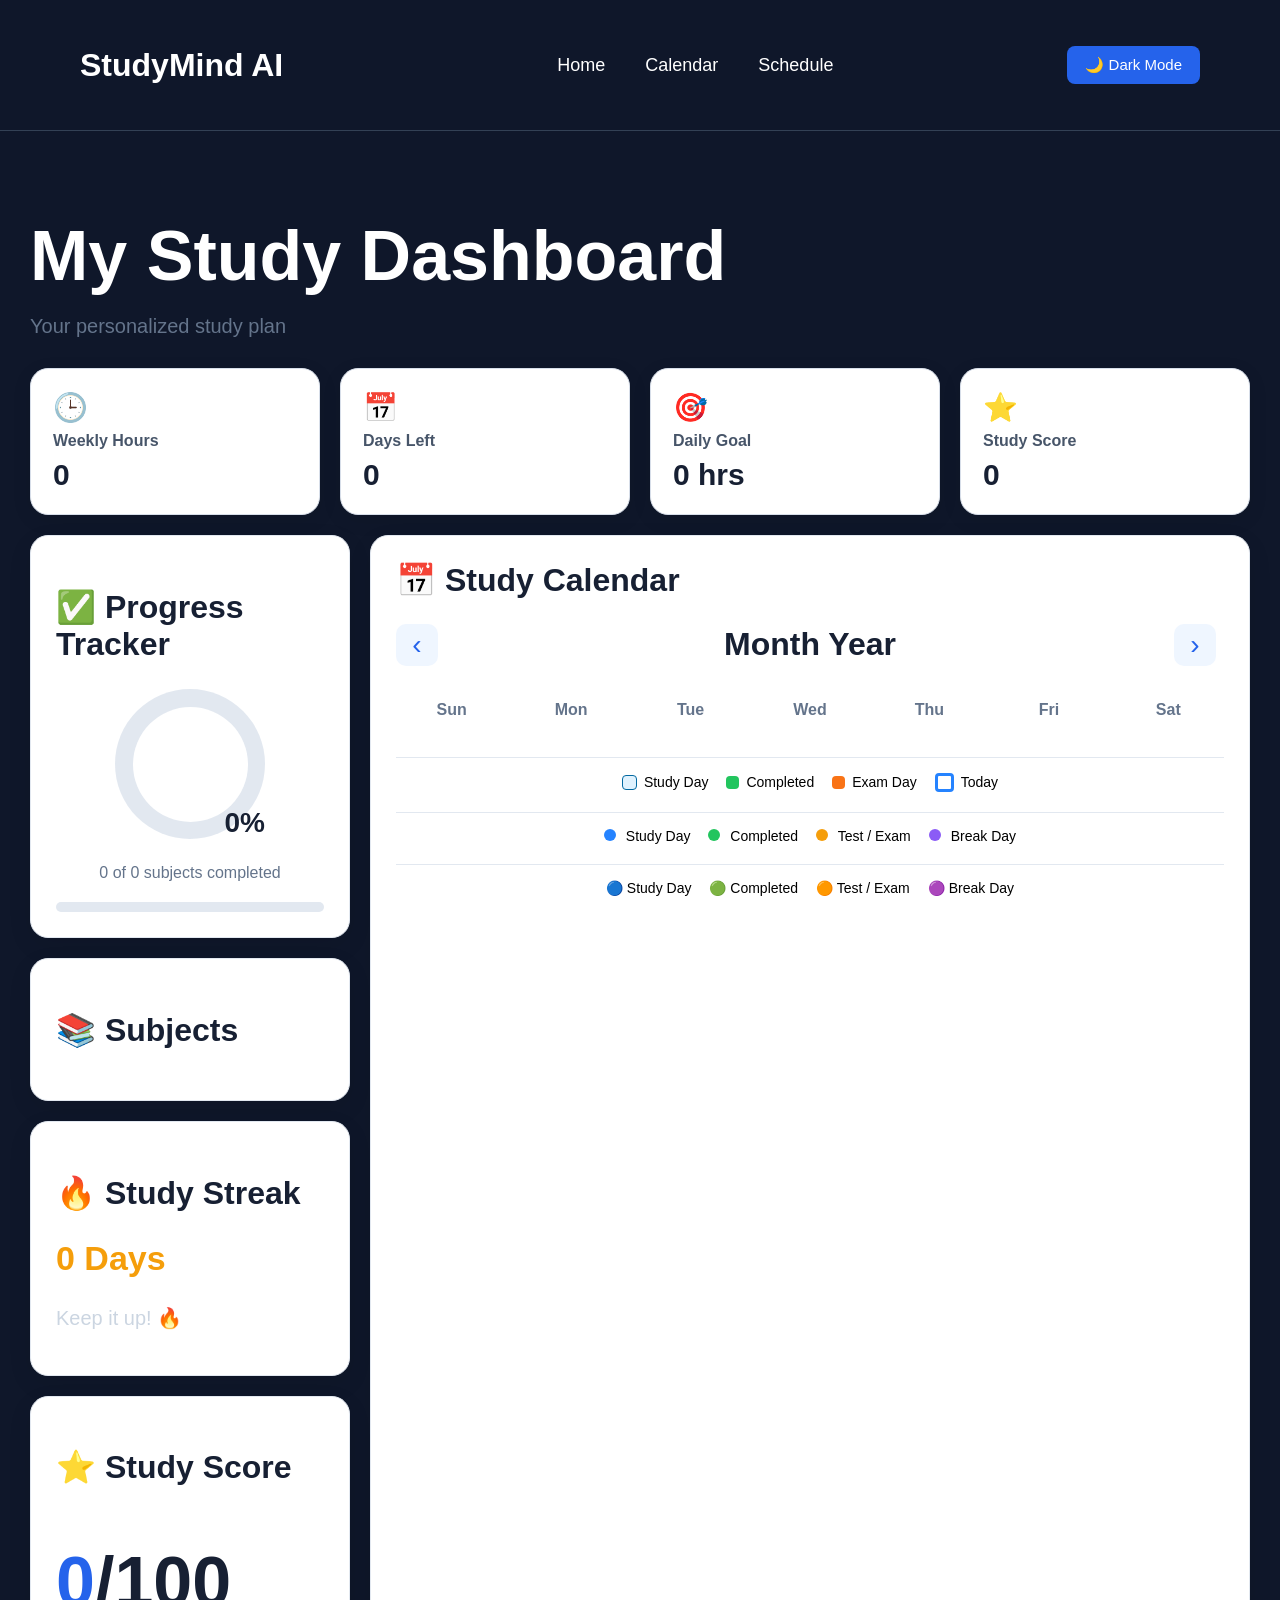
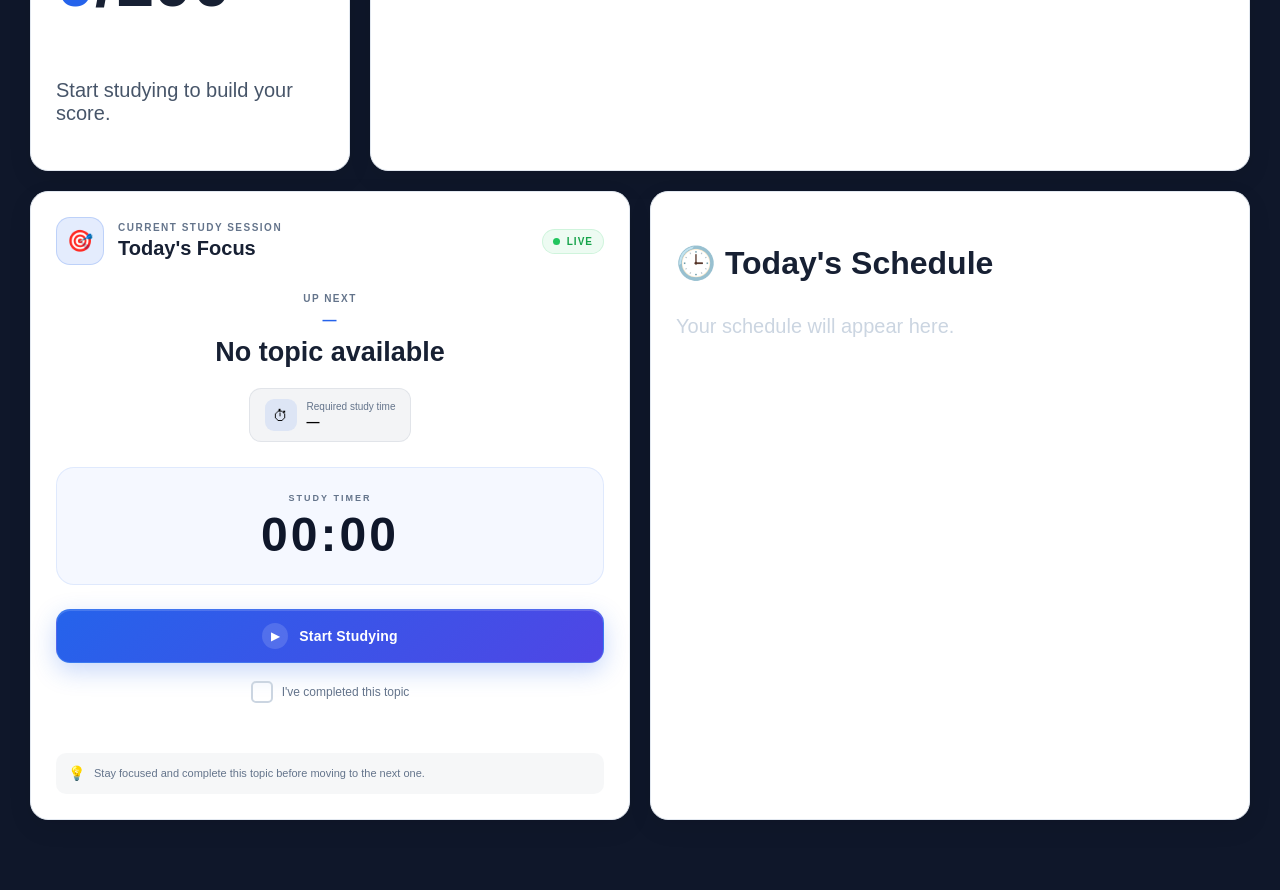
<file: dashboard.html>
<!DOCTYPE html>
<html lang="en">

<head>
    <meta charset="UTF-8">

    <meta name="viewport" content="width=device-width, initial-scale=1.0">

    <title>StudyMind AI - Study Dashboard</title>

    <link rel="stylesheet" href="style.css">
</head>

<body>

    <nav class="navbar">

        <h2 class="logo">StudyMind AI</h2>

        <ul class="nav-links">
            <li><a href="index.html">Home</a></li>
            <li><a href="#calendar">Calendar</a></li>
            <li><a href="#schedule">Schedule</a></li>
        </ul>

        <button id="themeButton">
        🌙 Dark Mode
    </button>

    </nav>


    <main class="dashboard-page">

        <h1>My Study Dashboard</h1>

        <p class="dashboard-subtitle">
            Your personalized study plan
        </p>


        <!-- TOP STATISTICS -->

        <section class="top-stats">

            <div class="stat-card">

                <div class="icon">🕒</div>

                <h4>Weekly Hours</h4>

                <h2 id="weeklyHours">0</h2>

            </div>


            <div class="stat-card">

                <div class="icon">📅</div>

                <h4>Days Left</h4>

                <h2 id="daysLeft">0</h2>

            </div>


            <div class="stat-card">

                <div class="icon">🎯</div>

                <h4>Daily Goal</h4>

                <h2 id="dailyGoal">0 hrs</h2>

            </div>


            <div class="stat-card">

                <div class="icon">⭐</div>

                <h4>Study Score</h4>

                <h2 id="studyScore">0</h2>

            </div>

        </section>



        <!-- MAIN DASHBOARD -->

        <section class="main-dashboard">


            <!-- LEFT COLUMN -->

            <div class="left-panel">


                <!-- PROGRESS -->

                <div class="panel-card">

                    <h2>✅ Progress Tracker</h2>

                    <div class="progress-circle">

                        <span id="progressPercent">
                        0%
                    </span>

                    </div>

                    <p id="progressCount">
                        0 of 0 subjects completed
                    </p>

                    <div class="progress-bar-container">

                        <div id="progressBar"></div>

                    </div>

                </div>

                <!-- SUBJECTS -->

                <div class="panel-card">

                    <h2>📚 Subjects</h2>

                    <div id="subjectList" class="subject-list">

                        <!-- Subjects will be added by JavaScript -->

                    </div>

                </div>


                <!-- STREAK -->

                <div class="panel-card">

                    <h2>🔥 Study Streak</h2>

                    <h1 id="streak">
                        0 Days
                    </h1>

                    <p>
                        Keep it up! 🔥
                    </p>

                </div>



                <!-- LIVE STUDY SCORE -->

                <div class="panel-card study-score-card">

                    <h2>⭐ Study Score</h2>

                    <h1 class="score-number">
                        <span id="scoreDisplay">0</span>/100
                    </h1>

                    <p id="scoreMessage">
                        Start studying to build your score.
                    </p>

                    <div class="score-progress">
                        <div id="scoreProgressBar"></div>
                    </div>

                </div>

            </div>



            <!-- CALENDAR -->

            <div class="calendar-panel" id="calendar">

                <h2>📅 Study Calendar</h2>

                <div class="calendar-header">

                    <button id="previousMonth">
                    ‹
                </button>

                    <h2 id="calendarMonth">
                        Month Year
                    </h2>

                    <button id="nextMonth">
                    ›
                </button>

                </div>


                <div class="calendar-weekdays">

                    <div>Sun</div>
                    <div>Mon</div>
                    <div>Tue</div>
                    <div>Wed</div>
                    <div>Thu</div>
                    <div>Fri</div>
                    <div>Sat</div>

                </div>


                <div class="calendar-days" id="calendarDays">
                </div>
                <div class="calendar-legend">

                    <div class="legend-item">
                        <span class="legend-color study-color"></span>
                        <span>Study Day</span>
                    </div>

                    <div class="legend-item">
                        <span class="legend-color completed-color"></span>
                        <span>Completed</span>
                    </div>

                    <div class="legend-item">
                        <span class="legend-color exam-color"></span>
                        <span>Exam Day</span>
                    </div>

                    <div class="legend-item">
                        <span class="legend-color today-color"></span>
                        <span>Today</span>
                    </div>

                </div>

                <div class="calendar-legend">

                    <div>
                        <span class="legend-dot study-dot"></span> Study Day
                    </div>

                    <div>
                        <span class="legend-dot completed-dot"></span> Completed
                    </div>

                    <div>
                        <span class="legend-dot exam-dot"></span> Test / Exam
                    </div>

                    <div>
                        <span class="legend-dot break-dot"></span> Break Day
                    </div>

                </div>


                <div class="calendar-legend">

                    <span>
                    🔵 Study Day
                </span>

                    <span>
                    🟢 Completed
                </span>

                    <span>
                    🟠 Test / Exam
                </span>

                    <span>
                    🟣 Break Day
                </span>

                </div>

            </div>

        </section>



        <!-- BOTTOM SECTION -->

        <section class="bottom-dashboard">


            <!-- TODAY'S STUDY -->

            <div class="panel-card today-study-card">

                <div class="study-card-header">

                    <div class="study-card-title">

                        <div class="study-icon">
                            🎯
                        </div>

                        <div>
                            <p class="study-eyebrow">
                                CURRENT STUDY SESSION
                            </p>

                            <h2>Today's Focus</h2>
                        </div>

                    </div>

                    <div class="live-indicator">
                        <span></span> LIVE
                    </div>

                </div>


                <div id="currentStudy" class="current-study">

                    <p class="study-label">
                        UP NEXT
                    </p>

                    <h2 id="currentSubject">
                        —
                    </h2>

                    <h3 id="currentTopic">
                        No topic available
                    </h3>


                    <div class="topic-time">

                        <div class="time-icon">
                            ⏱
                        </div>

                        <div>
                            <span class="time-label">
                    Required study time
                </span>

                            <strong id="topicTime">
                    —
                </strong>
                        </div>

                    </div>


                    <!-- TIMER -->

                    <div class="timer-container">

                        <p class="timer-label">
                            STUDY TIMER
                        </p>

                        <div id="studyTimer" class="study-timer">
                            00:00
                        </div>

                    </div>


                    <!-- START / PAUSE BUTTON -->

                    <button id="startStudyButton" class="start-study-button">
            <span class="button-icon">▶</span>
            <span>Start Studying</span>
        </button>


                    <!-- COMPLETE TOPIC -->

                    <label class="complete-topic">

            <input
                type="checkbox"
                id="completeTopicCheckbox"
            >

            <span class="custom-checkbox"></span>

            <span class="complete-text">
                I've completed this topic
            </span>

        </label>


                    <!-- COMPLETION MESSAGE -->

                    <p id="completionMessage" class="completion-message"></p>


                    <div class="study-tip">

                        <span>💡</span>

                        <p>
                            Stay focused and complete this topic before moving to the next one.
                        </p>

                    </div>

                </div>

            </div>


            <!-- TODAY'S SCHEDULE -->

            <div class="panel-card" id="schedule">

                <h2>🕒 Today's Schedule</h2>

                <div id="todaySchedule">

                    <p>
                        Your schedule will appear here.
                    </p>

                </div>

            </div>

        </section>

    </main>


    <script src="dashboard.js"></script>

</body>

</html>
</file>
<file: style.css>
body {
    background-color: #0f172a;
}

h1 {
    color: white;
    font-size: 70px;
    line-height: 1.1;
}

p {
    color: #cbd5e1;
    font-size: 20px;
}

.start-button {
    background-color: #22c55e;
    color: white;
    border: none;
    border-radius: 20px;
    padding: 15px 30px;
    font-size: 18px;
}

.start-button:hover {
    background-color: #1d4ed8;
    cursor: pointer;
}

body {
    background-color: #0f172a;
    margin: 0;
    font-family: Arial, sans-serif;
}

.hero {
    display: flex;
    justify-content: space-between;
    align-items: center;
    padding: 80px;
    background-color: #0f172a;
}

.features {
    padding: 60px;
}

.how-it-works {
    padding: 60px;
}

h2 {
    color: white;
    font-size: 32px;
}

h3 {
    color: white;
    font-size: 28px;
}

li {
    color: #cbd5e1;
    font-size: 18px;
}

.hero-text {
    max-width: 500px;
}

.feature-box {
    background-color: #1e293b;
    color: white;
    padding: 25px;
    margin-top: 20px;
    border-radius: 15px;
    flex: 1;
    min-width: 250px;
    transition: all 0.3s ease;
}

.feature-box:hover {
    background-color: #334155;
    transform: translateY(-8px);
    cursor: pointer;
}

.feature-box h3 {
    color: #22c55e;
}

.feature-box p {
    color: #cbd5e1;
}

.hero-image {
    max-width: 500px;
    display: flex;
    flex-direction: column;
    gap: 20px;
    color: white;
    font-size: 24px;
}

.feature-container {
    display: flex;
    gap: 20px;
    justify-content: center;
    flex-wrap: wrap;
}

.hero-image img {
    width: 450px;
    max-width: 100%;
}

.navbar {
    display: flex;
    justify-content: space-between;
    align-items: center;
    padding: 20px 80px;
    border-bottom: 1px solid #334155;
}

.nav-links {
    display: flex;
    list-style: none;
    gap: 40px;
}

.nav-links a {
    color: white;
    text-decoration: none;
    font-size: 18px;
    transition: color 0.3s ease;
}

.nav-links a:hover {
    color: #22c55e;
}

.logo {
    color: white;
    font-size: 32px;
    font-weight: bold;
}

.cta {
    text-align: center;
    padding: 80px 20px;
}

.cta-button {
    background-color: #22c55e;
    color: white;
    border: none;
    padding: 15px 35px;
    border-radius: 20px;
    font-size: 18px;
    cursor: pointer;
    transition: all 0.3s ease;
}

.cta-button:hover {
    background-color: #16a34a;
    transform: scale(1.05);
}

.hero {
    animation: fadeIn 1s ease;
}

@keyframes fadeIn {
    from {
        opacity: 0;
        transform: translateY(30px);
    }
    to {
        opacity: 1;
        transform: translateY(0);
    }
}

.student-form {
    max-width: 700px;
    margin: 80px auto;
    background-color: #1e293b;
    padding: 40px;
    border-radius: 20px;
}

.student-form label {
    color: white;
    font-size: 20px;
}

.student-form select,
.student-form input {
    width: 100%;
    padding: 15px;
    border-radius: 10px;
    border: none;
    font-size: 18px;
    margin-bottom: 20px;
}

#generateButton {
    background-color: #22c55e;
    color: white;
    border: none;
    padding: 15px 30px;
    border-radius: 20px;
    font-size: 18px;
    cursor: pointer;
    transition: all 0.3s ease;
}

#generateButton:hover {
    background-color: #16a34a;
    transform: scale(1.05);
}

#studyPlan {
    margin-top: 30px;
    background-color: #334155;
    color: white;
    padding: 20px;
    border-radius: 15px;
    font-size: 18px;
    line-height: 1.8;
}

.timetable {
    width: 100%;
    border-collapse: collapse;
    margin-top: 20px;
}

.timetable th,
.timetable td {
    border: 1px solid #ccc;
    padding: 10px;
    text-align: center;
}

.timetable th {
    background: #2563eb;
    color: white;
}

.timetable tr:nth-child(even) {
    background-color: #475569;
}

.timetable tr:nth-child(odd) {
    background-color: #334155;
}

#clearButton {
    background-color: #dc2626;
    color: white;
    border: none;
    padding: 15px 30px;
    border-radius: 20px;
    font-size: 18px;
    cursor: pointer;
    margin-left: 15px;
    transition: all 0.3s ease;
}

#clearButton:hover {
    background-color: #b91c1c;
    transform: scale(1.05);
}

#downloadButton {
    background-color: #2563eb;
    color: white;
    border: none;
    padding: 15px 30px;
    border-radius: 20px;
    font-size: 18px;
    cursor: pointer;
    margin-left: 15px;
    transition: all 0.3s ease;
}

#downloadButton:hover {
    background-color: #1d4ed8;
    transform: scale(1.05);
}

.student-form button {
    margin-right: 10px;
    margin-top: 10px;
}

html {
    scroll-behavior: smooth;
}

.navbar {
    position: sticky;
    top: 0;
    z-index: 1000;
}

footer {
    background: #1f2937;
    color: white;
    text-align: center;
    padding: 50px 20px;
    margin-top: 70px;
}

footer h2 {
    font-size: 2rem;
    margin-bottom: 15px;
}

footer p {
    font-size: 1rem;
    margin: 8px 0;
    color: #d1d5db;
}

footer a {
    color: #60a5fa;
    text-decoration: none;
}

footer a:hover {
    text-decoration: underline;
}

#themeButton {
    background: #2563eb;
    color: white;
    border: none;
    padding: 10px 18px;
    border-radius: 8px;
    cursor: pointer;
    font-size: 15px;
    transition: .3s;
}

#themeButton:hover {
    background: #1d4ed8;
}

/* DARK MODE */

.dark-mode {
    background: #121212;
    color: white;
}

.dark-mode .navbar {
    background: #1f2937;
}

.dark-mode .hero {
    background: #181818;
}

.dark-mode .feature-box {
    background: #1e293b;
    color: white;
}

.dark-mode .student-form {
    background: #1e293b;
    color: white;
}

.dark-mode input,
.dark-mode select {
    background: #374151;
    color: white;
    border: 1px solid #555;
}

.dark-mode table {
    color: white;
}

.dark-mode th {
    background: #2563eb;
}

.dark-mode td {
    border: 1px solid #555;
}

.dark-mode footer {
    background: black;
}

#themeButton {
    background: #2563eb;
    color: white;
    border: none;
    padding: 10px 18px;
    border-radius: 8px;
    cursor: pointer;
    font-size: 15px;
    transition: 0.3s;
}

#themeButton:hover {
    background: #1d4ed8;
}

body.dark-mode {
    background: #0f172a;
    color: white;
}

body.dark-mode .navbar {
    background: #1e293b;
}

body.dark-mode .feature-box {
    background: #1e293b;
    color: white;
}

body.dark-mode .student-form {
    background: #1e293b;
    color: white;
}

body.dark-mode input,
body.dark-mode select {
    background: #334155;
    color: white;
    border: 1px solid #475569;
}

body.dark-mode table {
    background: #1e293b;
    color: white;
}

body.dark-mode th {
    background: #2563eb;
}

body.dark-mode td {
    border: 1px solid #475569;
}

body.dark-mode footer {
    background: #111827;
    color: white;
}

.dashboard {
    display: grid;
    grid-template-columns: repeat(4, 1fr);
    gap: 25px;
    margin: 40px 0;
}

.stat-card {
    background: #ffffff;
    padding: 30px;
    border-radius: 22px;
    box-shadow: 0 10px 30px rgba(0, 0, 0, .12);
    transition: .35s;
}

body.dark-mode .stat-card {
    background: #1f2937;
}

.stat-card:hover {
    transform: translateY(-8px);
}

.stat-card h4 {
    margin-top: 20px;
    font-size: 18px;
    color: #888;
}

body.dark-mode .stat-card h4 {
    color: #bbb;
}

.stat-card h2 {
    font-size: 42px;
    margin-top: 15px;
    color: #2563eb;
}

.icon {
    font-size: 42px;
}

body.dark-mode .card p {
    color: #ddd;
}

#progressTracker {
    margin-top: 20px;
    padding: 20px;
    background: linear-gradient(135deg, #f8fafc, #eef4ff);
    border: 1px solid #dbeafe;
    border-radius: 15px;
    box-shadow: 0 8px 20px rgba(37, 99, 235, .12);
}

.progress-item {
    display: flex;
    align-items: center;
    gap: 12px;
    padding: 12px;
    margin-bottom: 10px;
    border-radius: 10px;
    background: white;
    color: #1f2937 !important;
    font-size: 17px;
    font-weight: 600;
    cursor: pointer;
    transition: .3s;
}

.progress-item:hover {
    background: #dbeafe;
    transform: translateX(5px);
}

.progress-item input {
    transform: scale(1.2);
    accent-color: #2563eb;
}

#progressPercent {
    color: #2563eb;
    font-weight: bold;
    font-size: 22px;
}

body.dark-mode #progressTracker {
    background: #1e293b;
    border: 1px solid #334155;
}

body.dark-mode .progress-item {
    background: #334155;
    color: #f8fafc;
}

body.dark-mode .progress-item:hover {
    background: #475569;
}

.progressBarContainer {
    width: 100%;
    height: 18px;
    background: #dbeafe;
    border-radius: 20px;
    overflow: hidden;
    margin: 15px 0;
}

#progressBar {
    width: 0%;
    height: 100%;
    background: linear-gradient( 90deg, #2563eb, #3b82f6, #60a5fa);
    border-radius: 20px;
    transition: width .5s ease;
}

#progressCount {
    margin-top: 10px;
    font-size: 16px;
    color: #64748b;
}

body.dark-mode .progressBarContainer {
    background: #334155;
}

body.dark-mode #progressCount {
    color: #cbd5e1;
}

.badges {
    display: flex;
    flex-wrap: wrap;
    gap: 15px;
    margin-top: 20px;
}

.badge {
    background: linear-gradient(135deg, #2563eb, #1d4ed8);
    color: white;
    padding: 12px 20px;
    border-radius: 30px;
    font-weight: bold;
    box-shadow: 0 8px 18px rgba(0, 0, 0, .15);
    transition: .3s;
}

.badge:hover {
    transform: scale(1.08);
}

.stats {
    display: grid;
    grid-template-columns: repeat(auto-fit, minmax(180px, 1fr));
    gap: 20px;
    margin-top: 20px;
}

.stat-box {
    background: linear-gradient(135deg, #eff6ff, #dbeafe);
    padding: 20px;
    border-radius: 15px;
    text-align: center;
    box-shadow: 0 8px 18px rgba(0, 0, 0, .08);
    transition: .3s;
}

.stat-box:hover {
    transform: translateY(-5px);
}

.stat-box h4 {
    margin-bottom: 10px;
    color: #2563eb;
}

.stat-box p {
    font-size: 28px;
    font-weight: bold;
    color: #111827;
}

body.dark-mode .stat-box {
    background: #1f2937;
}

body.dark-mode .stat-box p {
    color: white;
}

.recommendations {
    display: grid;
    grid-template-columns: repeat(auto-fit, minmax(250px, 1fr));
    gap: 20px;
    margin-top: 20px;
}

.recommendation-card {
    background: white;
    padding: 20px;
    border-radius: 15px;
    box-shadow: 0 8px 18px rgba(0, 0, 0, .08);
    transition: .3s;
}

.recommendation-card:hover {
    transform: translateY(-5px);
}

.recommendation-card h4 {
    color: #2563eb;
    margin-bottom: 10px;
}

.recommendation-card p {
    color: #374151;
    line-height: 1.5;
}

body.dark-mode .recommendation-card {
    background: #1f2937;
}

body.dark-mode .recommendation-card p {
    color: #e5e7eb;
}

.dailySchedule {
    display: grid;
    grid-template-columns: repeat(auto-fit, minmax(250px, 1fr));
    gap: 20px;
    margin: 20px 0;
}

.schedule-card {
    background: #ffffff;
    border-left: 6px solid #2563eb;
    padding: 18px;
    border-radius: 12px;
    box-shadow: 0 6px 15px rgba(0, 0, 0, .08);
    transition: .3s;
}

.schedule-card:hover {
    transform: translateY(-4px);
}

.schedule-card h4 {
    color: #2563eb;
    margin-bottom: 8px;
}

.schedule-card p {
    font-size: 18px;
    color: #374151;
}

body.dark-mode .schedule-card {
    background: #1f2937;
}

body.dark-mode .schedule-card p {
    color: #f3f4f6;
}

.progress-circle {
    position: relative;
    width: 140px;
    height: 140px;
    margin: 30px auto;
    border-radius: 50%;
    background: conic-gradient( #2563eb 0deg, #e5e7eb 0deg);
    display: flex;
    align-items: center;
    justify-content: center;
}

.progress-circle::before {
    content: "";
    position: absolute;
    width: 108px;
    height: 108px;
    background: white;
    border-radius: 50%;
}

#progressPercent {
    position: relative;
    z-index: 2;
    font-size: 26px;
    font-weight: bold;
    color: #2563eb;
}

#progressPercent {
    position: absolute;
    top: 50%;
    left: 50%;
    transform: translate(-50%, -50%);
    font-size: 26px;
    font-weight: bold;
    color: #2563eb;
}

body.dark-mode .progressBackground {
    stroke: #374151;
}

.calendarCard {
    background: white;
    padding: 30px;
    border-radius: 20px;
    margin-top: 40px;
    box-shadow: 0 12px 25px rgba(0, 0, 0, .12);
}

body.dark-mode .calendarCard {
    background: #1f2937;
}

.calendarHeader {
    text-align: center;
    margin-bottom: 25px;
}

.calendarHeader h3 {
    margin: 0;
    font-size: 30px;
    color: #2563eb;
}

.calendarHeader h2 {
    margin-top: 12px;
    font-size: 24px;
    color: #555;
}

body.dark-mode .calendarHeader h2 {
    color: #ddd;
}

#studyCalendar {
    display: flex;
    justify-content: center;
}

.mainDashboard {
    display: grid;
    grid-template-columns: 320px 1fr;
    gap: 30px;
    margin-top: 40px;
}

.leftPanel {
    display: flex;
    flex-direction: column;
    gap: 25px;
}

.rightPanel {
    display: flex;
    flex-direction: column;
}

.panelCard {
    background: white;
    padding: 25px;
    border-radius: 20px;
    box-shadow: 0 10px 25px rgba(0, 0, 0, .12);
}

body.dark-mode .panelCard {
    background: #1f2937;
}

.panelCard h3 {
    margin-bottom: 20px;
}

.progressCircle {
    width: 180px;
    height: 180px;
    border-radius: 50%;
    margin: 20px auto;
    display: flex;
    align-items: center;
    justify-content: center;
    font-size: 34px;
    font-weight: bold;
    background: conic-gradient( #2563eb 0%, #2563eb 0%, #e5e7eb 0%);
}

.panelCard {
    background: white;
    color: #111827;
}

.panelCard h1 {
    color: #111827;
}

.panelCard h2 {
    color: #111827;
}

.panelCard h3 {
    color: #111827;
}

.panelCard p {
    color: #6b7280;
}

body.dark-mode .panelCard {
    background: #1e293b;
    color: white;
}

body.dark-mode .panelCard h1,
body.dark-mode .panelCard h2,
body.dark-mode .panelCard h3 {
    color: white;
}

body.dark-mode .panelCard p {
    color: #cbd5e1;
}

.streakNumber {
    font-size: 42px;
    font-weight: bold;
    color: #f59e0b;
}

/* ===============================
   STUDY CALENDAR
================================ */

.calendarCard {
    width: 100%;
    box-sizing: border-box;
}

.calendarCard h3 {
    font-size: 24px;
    margin-bottom: 20px;
}

.calendarHeader {
    display: flex;
    align-items: center;
    justify-content: space-between;
    margin-bottom: 25px;
}

.calendarHeader h2 {
    margin: 0;
    font-size: 24px;
    color: #111827;
}

.calendarHeader button {
    border: none;
    background: #eff6ff;
    color: #2563eb;
    width: 40px;
    height: 40px;
    border-radius: 10px;
    font-size: 28px;
    cursor: pointer;
    transition: .2s;
}

.calendarHeader button:hover {
    background: #2563eb;
    color: white;
}

.calendarWeekdays {
    display: grid;
    grid-template-columns: repeat(7, 1fr);
    gap: 8px;
    margin-bottom: 10px;
    text-align: center;
    font-weight: bold;
    color: #6b7280;
}

.calendarDays {
    display: grid;
    grid-template-columns: repeat(7, 1fr);
    gap: 8px;
}

.calendarDay {
    min-height: 45px;
    display: flex;
    align-items: center;
    justify-content: center;
    border-radius: 10px;
    font-weight: 500;
    color: #111827;
    background: #f8fafc;
    transition: .2s;
}

.calendarDay:hover {
    background: #eff6ff;
    color: #2563eb;
    transform: translateY(-2px);
}

.calendarDay.empty {
    background: transparent;
}

.calendarDay.today {
    background: #2563eb;
    color: white;
    font-weight: bold;
    box-shadow: 0 5px 12px rgba(37, 99, 235, .3);
}

/* Dark mode */

body.dark-mode .calendarHeader h2 {
    color: #f9fafb;
}

body.dark-mode .calendarWeekdays {
    color: #9ca3af;
}

body.dark-mode .calendarDay {
    background: #374151;
    color: #f9fafb;
}

body.dark-mode .calendarDay:hover {
    background: #4b5563;
}

body.dark-mode .calendarDay.empty {
    background: transparent;
}

body.dark-mode .calendarHeader button {
    background: #374151;
    color: #60a5fa;
}

body.dark-mode .calendarHeader button:hover {
    background: #2563eb;
    color: white;
}

/* =========================================
   STUDY PLAN DASHBOARD
   ========================================= */

.studyDashboard {
    max-width: 1400px;
    margin: 40px auto;
    padding: 0 30px 60px;
}

.studyDashboard>h1 {
    margin-bottom: 25px;
    font-size: 32px;
}

/* =========================================
   TOP STAT CARDS
   ========================================= */

.topStats {
    display: grid;
    grid-template-columns: repeat(4, 1fr);
    gap: 20px;
    margin-bottom: 20px;
}

.stat-card {
    background: #111c2e;
    border: 1px solid #24344d;
    border-radius: 16px;
    padding: 25px;
    min-height: 125px;
    box-sizing: border-box;
}

.stat-card .icon {
    font-size: 30px;
    margin-bottom: 8px;
}

.stat-card h4 {
    margin: 0 0 8px;
    font-size: 16px;
    color: #cbd5e1;
}

.stat-card h2 {
    margin: 0;
    font-size: 30px;
    color: #ffffff;
}

/* =========================================
   MAIN DASHBOARD
   ========================================= */

.dashboardGrid {
    display: grid;
    grid-template-columns: 290px 1fr;
    gap: 20px;
    align-items: stretch;
}

/* =========================================
   LEFT PANEL
   ========================================= */

.leftPanel {
    display: flex;
    flex-direction: column;
    gap: 20px;
}

.panelCard {
    background: #111c2e;
    border: 1px solid #24344d;
    border-radius: 16px;
    padding: 24px;
    box-sizing: border-box;
}

.panelCard h3 {
    margin-top: 0;
    color: #ffffff;
}

/* =========================================
   PROGRESS CIRCLE
   ========================================= */

.progressCircle {
    width: 150px;
    height: 150px;
    border-radius: 50%;
    margin: 20px auto;
    display: flex;
    align-items: center;
    justify-content: center;
    position: relative;
}

.progressCircle span {
    position: absolute;
    top: 50%;
    left: 50%;
    transform: translate(-50%, -50%);
    font-size: 32px;
    font-weight: bold;
    white-space: nowrap;
}

.progressCircle::before {
    content: "";
    position: absolute;
    width: 115px;
    height: 115px;
    border-radius: 50%;
    background: #111c2e;
}

#progressPercent {
    position: relative;
    z-index: 1;
    font-size: 28px;
    font-weight: bold;
    color: #ffffff;
}

#progressCount {
    text-align: center;
    color: #cbd5e1;
}

/* =========================================
   PROGRESS BAR
   ========================================= */

.progressBarContainer {
    width: 100%;
    height: 10px;
    background: #24344d;
    border-radius: 20px;
    overflow: hidden;
    margin-top: 15px;
}

#progressBar {
    height: 100%;
    width: 0%;
    background: #2583ff;
    border-radius: 20px;
    transition: width 0.4s ease;
}

/* =========================================
   STUDY STREAK
   ========================================= */

#studyStreak {
    font-size: 34px;
    color: #ffb52e;
    margin: 10px 0;
}

/* =========================================
   STUDY SCORE
   ========================================= */

#scoreValue {
    color: #ffffff;
}

#scoreMessage {
    color: #cbd5e1;
}

/* =========================================
   CALENDAR
   ========================================= */

.calendarCard {
    height: 100%;
    min-height: 550px;
}

.calendarHeader {
    display: grid;
    grid-template-columns: 50px 1fr 50px;
    align-items: center;
    margin: 25px 0;
}

.calendarHeader h2 {
    text-align: center;
    margin: 0;
    color: #ffffff;
    font-size: 25px;
}

.calendarHeader button {
    width: 45px;
    height: 45px;
    border: 1px solid #30445f;
    border-radius: 10px;
    background: #17263b;
    color: #ffffff;
    font-size: 30px;
    cursor: pointer;
    transition: 0.2s;
}

.calendarHeader button:hover {
    background: #2583ff;
}

/* WEEKDAYS */

.calendarWeekdays {
    display: grid;
    grid-template-columns: repeat(7, 1fr);
    gap: 10px;
    margin-bottom: 10px;
}

.calendarWeekdays div {
    text-align: center;
    font-weight: bold;
    color: #cbd5e1;
}

/* DAYS */

.calendarDays {
    display: grid;
    grid-template-columns: repeat(7, 1fr);
    gap: 10px;
}

.calendarDays div {
    min-height: 65px;
    display: flex;
    align-items: center;
    justify-content: center;
    border-radius: 10px;
    background: #17263b;
    border: 1px solid #24344d;
    color: #ffffff;
    cursor: pointer;
    transition: 0.2s;
}

.calendarDays div:hover {
    background: #2583ff;
    transform: translateY(-2px);
}

/* TODAY */

.calendarDays .today {
    background: #2583ff;
    border: 2px solid #62a7ff;
    font-weight: bold;
}

/* PREVIOUS / NEXT MONTH DAYS */

.calendarDays .otherMonth {
    color: #64748b;
    background: #0d1727;
}

/* =========================================
   BOTTOM DASHBOARD
   ========================================= */

.bottomDashboard {
    display: grid;
    grid-template-columns: 1fr 1fr;
    gap: 20px;
    margin-top: 20px;
}

.bottomDashboard .panelCard {
    min-height: 250px;
}

/* =========================================
   TODAY'S MISSION
   ========================================= */

#todayMission {
    color: #e2e8f0;
    line-height: 1.8;
}

/* =========================================
   TODAY'S SCHEDULE
   ========================================= */

#todaySchedule {
    color: #e2e8f0;
    line-height: 1.8;
}

/* =========================================
   LIGHT MODE
   ========================================= */

body:not(.dark-mode) .studyDashboard {
    color: #172033;
}

body:not(.dark-mode) .stat-card,
body:not(.dark-mode) .panelCard {
    background: #ffffff;
    border: 1px solid #d7dee9;
    box-shadow: 0 5px 20px rgba(0, 0, 0, 0.08);
}

body:not(.dark-mode) .stat-card h4 {
    color: #475569;
}

body:not(.dark-mode) .stat-card h2,
body:not(.dark-mode) .panelCard h3,
body:not(.dark-mode) .calendarHeader h2,
body:not(.dark-mode) #scoreValue {
    color: #172033;
}

body:not(.dark-mode) #progressPercent {
    color: #172033;
}

body:not(.dark-mode) .progressCircle::before {
    background: #ffffff;
}

body:not(.dark-mode) #progressCount,
body:not(.dark-mode) #scoreMessage {
    color: #475569;
}

body:not(.dark-mode) .progressBarContainer {
    background: #e2e8f0;
}

body:not(.dark-mode) .calendarDays div {
    background: #f8fafc;
    border-color: #d7dee9;
    color: #172033;
}

body:not(.dark-mode) .calendarDays div:hover {
    background: #2583ff;
    color: #ffffff;
}

body:not(.dark-mode) .calendarDays .otherMonth {
    background: #eef2f7;
    color: #94a3b8;
}

body:not(.dark-mode) .calendarWeekdays div {
    color: #475569;
}

body:not(.dark-mode) .calendarHeader button {
    background: #f1f5f9;
    color: #172033;
    border-color: #d7dee9;
}

body:not(.dark-mode) #todayMission,
body:not(.dark-mode) #todaySchedule {
    color: #334155;
}

/* =========================================
   MOBILE
   ========================================= */

@media (max-width: 900px) {
    .topStats {
        grid-template-columns: repeat(2, 1fr);
    }
    .dashboardGrid {
        grid-template-columns: 1fr;
    }
    .bottomDashboard {
        grid-template-columns: 1fr;
    }
}

@media (max-width: 600px) {
    .studyDashboard {
        padding: 0 15px 40px;
    }
    .topStats {
        grid-template-columns: 1fr;
    }
    .calendarDays {
        gap: 5px;
    }
    .calendarDays div {
        min-height: 45px;
    }
    .calendarWeekdays {
        gap: 5px;
        font-size: 12px;
    }
    .calendarHeader h2 {
        font-size: 20px;
    }
}

/* ==========================================
   NEW DASHBOARD LAYOUT
   ========================================== */

.dashboard-page {
    max-width: 1400px;
    margin: 0 auto;
    padding: 40px 30px 70px;
}

.dashboard-page>h1 {
    margin-bottom: 5px;
}

.dashboard-subtitle {
    color: #64748b;
    margin-bottom: 30px;
}

/* TOP STAT CARDS */

.top-stats {
    display: grid;
    grid-template-columns: repeat(4, 1fr);
    gap: 20px;
    margin-bottom: 20px;
}

/* MAIN DASHBOARD */

.main-dashboard {
    display: grid;
    grid-template-columns: 320px 1fr;
    gap: 20px;
}

/* LEFT SIDE */

.left-panel {
    display: flex;
    flex-direction: column;
    gap: 20px;
}

/* PANELS */

.panel-card,
.calendar-panel {
    background: white;
    border-radius: 18px;
    padding: 25px;
    box-shadow: 0 8px 25px rgba(0, 0, 0, 0.08);
    border: 1px solid #e2e8f0;
}

/* STAT CARDS */

.stat-card {
    background: white;
    border-radius: 18px;
    padding: 22px;
    border: 1px solid #e2e8f0;
    box-shadow: 0 8px 25px rgba(0, 0, 0, 0.07);
}

.stat-card .icon {
    font-size: 28px;
}

.stat-card h4 {
    margin: 8px 0;
    color: #64748b;
}

.stat-card h2 {
    margin: 0;
    font-size: 30px;
    color: #172033;
}

/* PROGRESS CIRCLE */

.progress-circle {
    width: 150px;
    height: 150px;
    border-radius: 50%;
    margin: 25px auto;
    display: flex;
    align-items: center;
    justify-content: center;
    background: conic-gradient( #2583ff 0deg, #e2e8f0 0deg);
    position: relative;
}

.progress-circle::before {
    content: "";
    position: absolute;
    width: 115px;
    height: 115px;
    border-radius: 50%;
    background: white;
}

.progress-circle span {
    position: relative;
    z-index: 2;
    font-size: 28px;
    font-weight: bold;
    color: #172033;
}

/* PROGRESS BAR */

.progress-bar-container {
    height: 10px;
    background: #e2e8f0;
    border-radius: 20px;
    overflow: hidden;
    margin-top: 20px;
}

#progressBar {
    height: 100%;
    width: 0%;
    background: #2583ff;
    border-radius: 20px;
    transition: width 0.4s ease;
}

/* STREAK */

#streak {
    color: #f59e0b;
    font-size: 34px;
}

/* SCORE */

#scoreDisplay {
    color: #2563eb;
}

/* ==========================================
   CALENDAR
   ========================================== */

.calendar-panel {
    min-height: 550px;
}

.calendar-panel>h2 {
    margin-top: 0;
    margin-bottom: 25px;
}

.calendar-header {
    display: grid;
    grid-template-columns: 50px 1fr 50px;
    align-items: center;
    margin-bottom: 25px;
}

.calendar-header h2 {
    text-align: center;
    margin: 0;
}

.calendar-header button {
    width: 42px;
    height: 42px;
    border: none;
    border-radius: 10px;
    background: #eff6ff;
    color: #2563eb;
    font-size: 28px;
    cursor: pointer;
}

.calendar-header button:hover {
    background: #2563eb;
    color: white;
}

/* WEEKDAYS */

.calendar-weekdays {
    display: grid;
    grid-template-columns: repeat(7, 1fr);
    gap: 8px;
    margin-bottom: 8px;
}

.calendar-weekdays div {
    text-align: center;
    font-weight: bold;
    color: #64748b;
    padding: 10px 0;
}

/* CALENDAR DAYS */

.calendar-days {
    display: grid;
    grid-template-columns: repeat(7, 1fr);
    gap: 8px;
}

.calendar-days>div {
    min-height: 60px;
    display: flex;
    align-items: center;
    justify-content: center;
    border-radius: 10px;
    background: #f8fafc;
    border: 1px solid #e2e8f0;
    color: #172033;
    cursor: pointer;
    transition: 0.2s;
}

.calendar-days>div:hover {
    background: #eff6ff;
    border-color: #2583ff;
}

/* TODAY */

.calendar-days .today {
    background: #2583ff;
    color: white;
    border-color: #2583ff;
    font-weight: bold;
}

/* EMPTY CELLS */

.calendar-days .emptyDay {
    background: transparent;
    border: none;
    cursor: default;
}

/* ==========================================
   BOTTOM DASHBOARD
   ========================================== */

.bottom-dashboard {
    display: grid;
    grid-template-columns: 1fr 1fr;
    gap: 20px;
    margin-top: 20px;
}

/* TODAY'S SCHEDULE */

.scheduleItem {
    display: flex;
    justify-content: space-between;
    padding: 14px 0;
    border-bottom: 1px solid #e2e8f0;
}

.scheduleItem strong {
    color: #2563eb;
}

.scheduleItem span {
    color: #475569;
}

/* ==========================================
   DARK MODE
   ========================================== */

body.dark-mode .dashboard-page {
    color: white;
}

body.dark-mode .dashboard-subtitle {
    color: #94a3b8;
}

body.dark-mode .stat-card,
body.dark-mode .panel-card,
body.dark-mode .calendar-panel {
    background: #111c2e;
    border-color: #24344d;
    box-shadow: none;
}

body.dark-mode .stat-card h4 {
    color: #94a3b8;
}

body.dark-mode .stat-card h2,
body.dark-mode .panel-card h2,
body.dark-mode .calendar-panel h2 {
    color: white;
}

body.dark-mode .progress-circle::before {
    background: #111c2e;
}

body.dark-mode .progress-circle span {
    color: white;
}

body.dark-mode .calendar-weekdays div {
    color: #94a3b8;
}

body.dark-mode .calendar-days>div {
    background: #17263b;
    border-color: #24344d;
    color: white;
}

body.dark-mode .calendar-days>div:hover {
    background: #243f63;
}

body.dark-mode .calendar-days .emptyDay {
    background: transparent;
    border: none;
}

body.dark-mode .calendar-header button {
    background: #17263b;
}

body.dark-mode .scheduleItem {
    border-color: #24344d;
}

body.dark-mode .scheduleItem span {
    color: #cbd5e1;
}

/* ==========================================
   MOBILE
   ========================================== */

@media (max-width: 900px) {
    .top-stats {
        grid-template-columns: repeat(2, 1fr);
    }
    .main-dashboard {
        grid-template-columns: 1fr;
    }
    .bottom-dashboard {
        grid-template-columns: 1fr;
    }
}

@media (max-width: 600px) {
    .dashboard-page {
        padding: 25px 15px 50px;
    }
    .top-stats {
        grid-template-columns: 1fr;
    }
    .calendar-days {
        gap: 4px;
    }
    .calendar-days>div {
        min-height: 45px;
        font-size: 14px;
    }
    .calendar-weekdays {
        gap: 4px;
        font-size: 12px;
    }
    .calendar-panel {
        padding: 15px;
    }
}

/* ==========================================
   DASHBOARD SUBJECTS
   ========================================== */

.dashboardSubject {
    display: flex;
    align-items: center;
    gap: 12px;
    padding: 12px;
    margin-bottom: 8px;
    border-radius: 10px;
    background: #f8fafc;
    border: 1px solid #e2e8f0;
    cursor: pointer;
    transition: 0.2s;
}

.dashboardSubject:hover {
    background: #eff6ff;
    border-color: #2583ff;
}

.dashboardSubject input {
    width: 18px;
    height: 18px;
    cursor: pointer;
}

.dashboardSubject span {
    color: #172033;
    font-size: 16px;
}

.dashboardSubject input:checked+span {
    text-decoration: line-through;
    color: #64748b;
}

/* DARK MODE */

body.dark-mode .dashboardSubject {
    background: #17263b;
    border-color: #24344d;
}

body.dark-mode .dashboardSubject span {
    color: #ffffff;
}

body.dark-mode .dashboardSubject input:checked+span {
    color: #94a3b8;
}

/* ==========================================
   DASHBOARD LIGHT MODE TEXT FIX
   ========================================== */

body:not(.dark-mode) .panel-card h1,
body:not(.dark-mode) .panel-card h2,
body:not(.dark-mode) .panel-card h3,
body:not(.dark-mode) .panel-card h4,
body:not(.dark-mode) .calendar-panel h1,
body:not(.dark-mode) .calendar-panel h2,
body:not(.dark-mode) .calendar-panel h3,
body:not(.dark-mode) .calendar-panel h4 {
    color: #172033;
}

/* Calendar month/year */

body:not(.dark-mode) #calendarMonth {
    color: #172033;
}

/* Today's mission and schedule text */

body:not(.dark-mode) #todayMission,
body:not(.dark-mode) #todaySchedule {
    color: #172033;
}

/* Study score */

body:not(.dark-mode) #scoreDisplay {
    color: #2563eb;
}

/* Study streak */

body:not(.dark-mode) #streak {
    color: #f59e0b;
}

/* Progress tracker */

body:not(.dark-mode) #progressCount {
    color: #64748b;
}

/* Calendar weekdays */

body:not(.dark-mode) .calendar-weekdays div {
    color: #64748b;
}

/* ==========================================
   CALENDAR STUDY DAYS
   ========================================== */

.calendar-days .study-day {
    background: #eff6ff;
    border-color: #bfdbfe;
}

/* Exam */

.calendar-days .exam-day {
    background: #ffedd5;
    border-color: #fb923c;
    color: #c2410c;
    font-weight: bold;
}

/* Today takes priority */

.calendar-days .today {
    background: #2583ff;
    color: white;
    border-color: #2583ff;
}

/* Dark mode */

body.dark-mode .calendar-days .study-day {
    background: #172d4a;
    border-color: #28527d;
}

body.dark-mode .calendar-days .exam-day {
    background: #4a2d17;
    border-color: #c56a25;
    color: #fed7aa;
}

/* Make today's date visible in both themes */

.calendar-days .today {
    background: #2583ff !important;
    color: white !important;
    border-color: #2583ff !important;
    font-weight: bold;
}

/* Calendar Legend */

.calendar-legend {
    display: flex;
    justify-content: center;
    gap: 25px;
    flex-wrap: wrap;
    margin-top: 25px;
    font-size: 14px;
}

.legend-dot {
    width: 12px;
    height: 12px;
    border-radius: 50%;
    display: inline-block;
    margin-right: 6px;
}

.study-dot {
    background: #2583ff;
}

.completed-dot {
    background: #22c55e;
}

.exam-dot {
    background: #f59e0b;
}

.break-dot {
    background: #8b5cf6;
}

/* ==========================================
   TODAY'S SCHEDULE
========================================== */

.schedule-item {
    display: flex;
    align-items: center;
    justify-content: space-between;
    padding: 15px 18px;
    margin-bottom: 10px;
    border-radius: 12px;
    background: #f8fafc;
    border: 1px solid #e2e8f0;
}

.schedule-time {
    font-weight: bold;
    min-width: 130px;
}

.schedule-subject {
    font-weight: 600;
}

body.dark-mode .schedule-item {
    background: #1e293b;
    border-color: #334155;
}

body.dark-mode .schedule-time,
body.dark-mode .schedule-subject {
    color: #f8fafc;
}

/* Completed study day */

.calendar-days .completed-day {
    background: #22c55e !important;
    color: white !important;
    border-color: #22c55e !important;
    font-weight: bold;
}

/* ==========================================
   CALENDAR STATUS COLORS
========================================== */

.calendar-days .study-day {
    background: #e0f2fe;
    color: #0369a1;
}

.calendar-days .completed-day {
    background: #22c55e !important;
    color: white !important;
}

.calendar-days .exam-day {
    background: #f97316 !important;
    color: white !important;
    font-weight: bold;
}

.calendar-days .today {
    outline: 3px solid #2583ff;
    outline-offset: -3px;
    font-weight: bold;
}

/* ==========================================
   CALENDAR LEGEND
========================================== */

.calendar-legend {
    display: flex;
    flex-wrap: wrap;
    gap: 18px;
    margin-top: 20px;
    padding-top: 15px;
    border-top: 1px solid #e2e8f0;
}

.legend-item {
    display: flex;
    align-items: center;
    gap: 7px;
    font-size: 14px;
}

.legend-color {
    width: 13px;
    height: 13px;
    border-radius: 4px;
    display: inline-block;
}

.study-color {
    background: #e0f2fe;
    border: 1px solid #0369a1;
}

.completed-color {
    background: #22c55e;
}

.exam-color {
    background: #f97316;
}

.today-color {
    background: transparent;
    border: 3px solid #2583ff;
}

/* ==========================================
   TODAY'S MISSION
========================================== */

.mission-content {
    display: flex;
    align-items: center;
    gap: 18px;
    padding: 20px;
    border-radius: 14px;
    background: #f8fafc;
    border: 1px solid #e2e8f0;
}

.mission-icon {
    width: 50px;
    height: 50px;
    display: flex;
    align-items: center;
    justify-content: center;
    border-radius: 12px;
    background: #dbeafe;
    font-size: 24px;
    flex-shrink: 0;
}

.mission-content h3 {
    margin: 0 0 6px 0;
}

.mission-content p {
    margin: 0;
    line-height: 1.5;
}

body.dark-mode .mission-content {
    background: #1e293b;
    border-color: #334155;
}

body.dark-mode .mission-content h3,
body.dark-mode .mission-content p {
    color: #f8fafc;
}

body.dark-mode .mission-icon {
    background: #1e3a5f;
}

/* ==========================================
   SUBJECT TASKS
========================================== */

.subject-list {
    display: flex;
    flex-direction: column;
    gap: 10px;
}

.dashboardSubject {
    display: flex;
    align-items: center;
    gap: 12px;
    padding: 14px 16px;
    border: 1px solid #e2e8f0;
    border-radius: 12px;
    background: #f8fafc;
    cursor: pointer;
    transition: 0.2s ease;
}

.dashboardSubject:hover {
    transform: translateX(3px);
}

.dashboardSubject input {
    width: 18px;
    height: 18px;
    cursor: pointer;
}

.dashboardSubject input:checked+span {
    text-decoration: line-through;
    opacity: 0.6;
}

body.dark-mode .dashboardSubject {
    background: #1e293b;
    border-color: #334155;
}

body.dark-mode .dashboardSubject span {
    color: #f8fafc;
}

.dashboardSubject {
    transition: all 0.2s ease;
}

.dashboardSubject:has(input:checked) {
    border-color: #22c55e;
    background: #f0fdf4;
}

body.dark-mode .dashboardSubject:has(input:checked) {
    background: #14532d;
    border-color: #22c55e;
}

/* ==========================================
   DARK MODE
========================================== */

body.dark-mode {
    background: #0f172a;
    color: #f8fafc;
}

body.dark-mode nav {
    background: #111827;
}

body.dark-mode .dashboard-page {
    background: #0f172a;
}

body.dark-mode .panel-card,
body.dark-mode .calendar-panel,
body.dark-mode .stat-card,
body.dark-mode .card,
body.dark-mode .recommendation-card,
body.dark-mode .stat-box {
    background: #1e293b;
    color: #f8fafc;
}

body.dark-mode p,
body.dark-mode h1,
body.dark-mode h2,
body.dark-mode h3,
body.dark-mode h4 {
    color: #f8fafc;
}

body.dark-mode a {
    color: #f8fafc;
}

body.dark-mode input,
body.dark-mode select,
body.dark-mode textarea {
    background: #334155;
    color: #f8fafc;
    border-color: #475569;
}

/* ==========================================
   DARK MODE — TOPICS
========================================== */

body.dark-mode .topics-card {
    background: #1e293b;
    color: #f8fafc;
}

body.dark-mode .input-card-header p {
    color: #94a3b8;
}

body.dark-mode .input-icon {
    background: #334155;
}

body.dark-mode #topics {
    background: #0f172a;
    color: #f8fafc;
    border-color: #475569;
}

body.dark-mode #topics::placeholder {
    color: #94a3b8;
}

body.dark-mode #topics:focus {
    background: #0f172a;
    border-color: #818cf8;
}

body.dark-mode .topics-help {
    background: #0f172a;
    border-color: #475569;
}

body.dark-mode .topics-help p {
    color: #94a3b8;
}

body.dark-mode .difficulty-section {
    border-color: #475569;
}

/* ==========================================
   TOPICS SECTION
   ========================================== */

.topics-card {
    background: white;
    padding: 30px;
    border-radius: 18px;
    margin-top: 25px;
    box-shadow: 0 10px 30px rgba(0, 0, 0, 0.08);
}

.topics-header {
    display: flex;
    align-items: center;
    gap: 15px;
    margin-bottom: 25px;
}

.topics-icon {
    width: 55px;
    height: 55px;
    display: flex;
    align-items: center;
    justify-content: center;
    background: #eef2ff;
    border-radius: 14px;
    font-size: 27px;
}

.topics-header h2 {
    margin: 0;
}

.topics-header p {
    margin: 5px 0 0;
    color: #64748b;
}

.topics-card label {
    display: block;
    font-weight: 600;
    margin-bottom: 10px;
}

.topics-card textarea {
    width: 100%;
    min-height: 170px;
    padding: 16px;
    border: 2px solid #e2e8f0;
    border-radius: 12px;
    font-family: inherit;
    font-size: 15px;
    resize: vertical;
    box-sizing: border-box;
    outline: none;
    transition: 0.2s;
}

.topics-card textarea:focus {
    border-color: #6366f1;
    box-shadow: 0 0 0 4px rgba(99, 102, 241, 0.12);
}

.topics-tip {
    display: flex;
    align-items: flex-start;
    gap: 10px;
    background: #f8fafc;
    padding: 14px;
    border-radius: 10px;
    margin: 15px 0 20px;
}

.topics-tip p {
    margin: 4px 0 0;
    color: #64748b;
}

/* ==========================================
   GENERATE TOPIC DIFFICULTY BUTTON
   ========================================== */

.difficulty-button {
    width: 100%;
    padding: 14px 20px;
    border: none;
    border-radius: 12px;
    background: #6366f1;
    color: white;
    font-size: 16px;
    font-weight: 600;
    cursor: pointer;
    transition: all 0.2s ease;
}

.difficulty-button:hover {
    background: #4f46e5;
    transform: translateY(-2px);
    box-shadow: 0 8px 20px rgba(99, 102, 241, 0.25);
}

.difficulty-button:active {
    transform: translateY(0);
}

/* ==========================================
   DIFFICULTY RESULTS
   ========================================== */

.difficulty-section {
    margin-top: 25px;
}

.difficulty-section h2 {
    margin-top: 25px;
    margin-bottom: 10px;
    text-transform: capitalize;
}

.difficulty-topic {
    display: flex;
    align-items: center;
    justify-content: space-between;
    gap: 20px;
    padding: 14px 16px;
    background: #f8fafc;
    border: 1px solid #e2e8f0;
    border-radius: 10px;
    margin-bottom: 8px;
}

.topic-name {
    font-weight: 500;
}

.difficulty-select {
    padding: 8px 12px;
    border-radius: 8px;
    border: 1px solid #cbd5e1;
    cursor: pointer;
}

/* ==========================================
   DARK MODE - TOPICS
   ========================================== */

body.dark-mode .topics-card {
    background: #1e293b;
    color: white;
}

body.dark-mode .topics-header p,
body.dark-mode .topics-tip p {
    color: #94a3b8;
}

body.dark-mode .topics-icon {
    background: #312e81;
}

body.dark-mode .topics-card textarea {
    background: #0f172a;
    color: white;
    border-color: #475569;
}

body.dark-mode .topics-card textarea::placeholder {
    color: #94a3b8;
}

body.dark-mode .topics-tip {
    background: #0f172a;
}

body.dark-mode .difficulty-topic {
    background: #0f172a;
    border-color: #475569;
}

body.dark-mode .difficulty-select {
    background: #1e293b;
    color: white;
    border-color: #475569;
}

.input-tip {
    font-size: 14px;
    color: #64748b;
    margin: 8px 0 12px;
    line-height: 1.5;
}

.how-header {
    max-width: 700px;
    margin: 0 auto 55px;
}

.section-label {
    display: inline-block;
    font-size: 13px;
    font-weight: 700;
    letter-spacing: 2px;
    color: #2563eb;
    margin-bottom: 12px;
}

.how-header h2 span {
    color: #2563eb;
}

.how-header p {
    font-size: 17px;
    line-height: 1.7;
    color: #cbd5e1;
}

/* ==========================================
   STEP CARDS
========================================== */

.steps-container {
    max-width: 1200px;
    margin: auto;
    display: grid;
    grid-template-columns: repeat(4, 1fr);
    gap: 24px;
}

.step-card {
    position: relative;
    background: #1e293b;
    padding: 35px 25px;
    border-radius: 18px;
    border: 1px solid #e2e8f0;
    text-align: left;
    transition: transform 0.3s ease, box-shadow 0.3s ease;
}

.step-card:hover {
    transform: translateY(-8px);
    box-shadow: 0 20px 40px rgba(15, 23, 42, 0.10);
}

/* ==========================================
   STEP NUMBER
========================================== */

.step-number {
    position: absolute;
    top: 18px;
    right: 20px;
    font-size: 13px;
    font-weight: 700;
    color: #cbd5e1;
}

/* ==========================================
   ICON
========================================== */

.step-icon {
    width: 55px;
    height: 55px;
    display: flex;
    align-items: center;
    justify-content: center;
    background: #24344d;
    border-radius: 14px;
    font-size: 25px;
    margin-bottom: 22px;
}

/* ==========================================
   TEXT
========================================== */

.step-card h3 {
    margin-bottom: 12px;
    font-size: 20px;
    color: white;
}

.step-card p {
    margin: 0;
    color: #cbd5e1;
    line-height: 1.7;
    font-size: 14px;
}

/* ==========================================
   MOBILE
========================================== */

/* ==========================================
   HOW IT WORKS RESPONSIVE
========================================== */

@media (max-width: 900px) {
    .steps-container {
        grid-template-columns: repeat(2, 1fr);
    }
}

@media (max-width: 600px) {
    .how-it-works {
        width: 100%;
        box-sizing: border-box;
        padding: 70px 6%;
        text-align: center;
    }
    .how-header {
        width: 100%;
        text-align: center;
        margin: 0 auto;
    }
    .how-header p {
        text-align: center;
    }
    .steps-container {
        width: 100%;
        grid-template-columns: 1fr;
        justify-items: center;
    }
    .step-card {
        width: 100%;
        box-sizing: border-box;
    }
    .step-arrow {
        display: none;
    }
}

/* ==========================================
   WELCOME PAGE
========================================== */

.welcome-page {
    position: fixed;
    inset: 0;
    z-index: 9999;
    display: flex;
    align-items: center;
    justify-content: center;
    min-height: 100vh;
    background: radial-gradient( circle at 50% 50%, #2563eb 0%, #1d4ed8 12%, #172554 30%, #0f172a 55%, #020617 100%);
    color: white;
    text-align: center;
    overflow: hidden;
}

.welcome-page.welcome-hidden {
    display: none;
}

/* ==========================================
   CONTENT
========================================== */

.welcome-content {
    width: 100%;
    max-width: 1200px;
    min-height: 100vh;
    display: flex;
    flex-direction: column;
    align-items: center;
    justify-content: center;
    text-align: center;
    animation: welcomeFade 1s ease;
}

/* ==========================================
   STUDYMIND AI TITLE
========================================== */

.welcome-title {
    margin: 0;
    padding: 0;
    font-size: clamp(80px, 11vw, 180px);
    line-height: 0.9;
    font-weight: 900;
    letter-spacing: -7px;
    color: white;
    text-align: center;
    white-space: nowrap;
    text-shadow: 0 10px 40px rgba(0, 0, 0, 0.45);
}

.welcome-title span {
    color: #2563eb;
}

/* ==========================================
   DESCRIPTION
========================================== */

.welcome-content p {
    max-width: 650px;
    margin: 30px 20px;
    font-size: 20px;
    line-height: 1.6;
    color: #cbd5e1;
}

/* ==========================================
   GET STARTED BUTTON
========================================== */

.welcome-button {
    display: inline-flex;
    align-items: center;
    justify-content: center;
    gap: 12px;
    padding: 17px 36px;
    background: linear-gradient( 135deg, #22c55e, #16a34a);
    color: white;
    border-radius: 14px;
    font-size: 19px;
    font-weight: 700;
    text-decoration: none;
    box-shadow: 0 12px 35px rgba(34, 197, 94, 0.3);
    transition: all 0.25s ease;
}

.welcome-button:hover {
    transform: translateY(-5px);
    box-shadow: 0 18px 45px rgba(34, 197, 94, 0.45);
}

.welcome-button span {
    font-size: 24px;
    transition: transform 0.25s ease;
}

.welcome-button:hover span {
    transform: translateX(6px);
}

/* ==========================================
   ANIMATION
========================================== */

@keyframes welcomeFade {
    from {
        opacity: 0;
        transform: translateY(30px);
    }
    to {
        opacity: 1;
        transform: translateY(0);
    }
}

/* ==========================================
   MOBILE
========================================== */

@media (max-width: 600px) {
    .welcome-title {
        font-size: 50px;
        letter-spacing: -3px;
        white-space: normal;
    }
    .welcome-content p {
        font-size: 17px;
        padding: 0 20px;
    }
}

/* ==========================================
   LIVE STUDY SESSION
========================================== */

.today-study-card {
    position: relative;
    overflow: hidden;
}

/* ==========================================
   HEADER
========================================== */

.study-card-header {
    display: flex;
    align-items: center;
    justify-content: space-between;
    margin-bottom: 28px;
}

.study-card-title {
    display: flex;
    align-items: center;
    gap: 14px;
}

.study-icon {
    width: 46px;
    height: 46px;
    display: flex;
    align-items: center;
    justify-content: center;
    border-radius: 14px;
    background: rgba(37, 99, 235, 0.12);
    font-size: 21px;
    border: 1px solid rgba(37, 99, 235, 0.2);
}

.study-eyebrow {
    margin: 0 0 4px;
    font-size: 10px;
    font-weight: 700;
    letter-spacing: 1.5px;
    color: #64748b;
}

.study-card-header h2 {
    margin: 0;
    font-size: 20px;
}

/* ==========================================
   LIVE INDICATOR
========================================== */

.live-indicator {
    display: flex;
    align-items: center;
    gap: 7px;
    padding: 6px 10px;
    border-radius: 20px;
    font-size: 10px;
    font-weight: 700;
    letter-spacing: 1px;
    color: #16a34a;
    background: rgba(34, 197, 94, 0.08);
    border: 1px solid rgba(34, 197, 94, 0.15);
}

.live-indicator span {
    width: 7px;
    height: 7px;
    border-radius: 50%;
    background: #22c55e;
    animation: livePulse 1.8s infinite;
}

@keyframes livePulse {
    0% {
        opacity: 1;
        transform: scale(1);
    }
    50% {
        opacity: 0.4;
        transform: scale(0.75);
    }
    100% {
        opacity: 1;
        transform: scale(1);
    }
}

/* ==========================================
   CURRENT STUDY
========================================== */

.current-study {
    text-align: center;
}

.study-label {
    margin: 0 0 8px;
    font-size: 10px;
    font-weight: 700;
    letter-spacing: 1.5px;
    color: #64748b;
}

#currentSubject {
    margin: 0;
    font-size: 14px;
    font-weight: 700;
    text-transform: uppercase;
    letter-spacing: 1px;
    color: #2563eb;
}

#currentTopic {
    margin: 8px 0 18px;
    font-size: 27px;
    font-weight: 700;
    line-height: 1.25;
}

/* ==========================================
   REQUIRED TIME
========================================== */

.topic-time {
    display: inline-flex;
    align-items: center;
    gap: 10px;
    padding: 10px 15px;
    margin-bottom: 25px;
    border-radius: 12px;
    background: rgba(100, 116, 139, 0.08);
    border: 1px solid rgba(100, 116, 139, 0.12);
    text-align: left;
}

.time-icon {
    width: 32px;
    height: 32px;
    display: flex;
    align-items: center;
    justify-content: center;
    border-radius: 9px;
    background: rgba(37, 99, 235, 0.1);
    font-size: 15px;
}

.time-label {
    display: block;
    font-size: 10px;
    color: #64748b;
    margin-bottom: 2px;
}

.topic-time strong {
    display: block;
    font-size: 13px;
}

/* ==========================================
   TIMER
========================================== */

.timer-container {
    padding: 25px 15px;
    margin-bottom: 20px;
    border-radius: 18px;
    background: rgba(37, 99, 235, 0.045);
    border: 1px solid rgba(37, 99, 235, 0.1);
}

.timer-label {
    margin: 0 0 8px;
    font-size: 9px;
    font-weight: 700;
    letter-spacing: 2px;
    color: #64748b;
}

.study-timer {
    font-size: 48px;
    font-weight: 700;
    letter-spacing: 3px;
    font-variant-numeric: tabular-nums;
    line-height: 1;
    color: #0f172a;
}

/* ==========================================
   COMPLETE TOPIC
========================================== */

.complete-topic {
    position: relative;
    display: flex;
    align-items: center;
    justify-content: center;
    gap: 9px;
    margin-top: 18px;
    cursor: pointer;
    user-select: none;
}

.complete-topic input {
    position: absolute;
    opacity: 0;
    pointer-events: none;
}

.custom-checkbox {
    width: 18px;
    height: 18px;
    border-radius: 5px;
    border: 2px solid #cbd5e1;
    transition: background 0.2s ease, border-color 0.2s ease;
}

.complete-topic input:checked+.custom-checkbox {
    background: #2563eb;
    border-color: #2563eb;
    position: relative;
}

.complete-topic input:checked+.custom-checkbox::after {
    content: "✓";
    position: absolute;
    left: 2px;
    top: -3px;
    color: white;
    font-size: 13px;
    font-weight: 700;
}

.complete-text {
    font-size: 12px;
    color: #64748b;
}

/* ==========================================
   COMPLETION MESSAGE
========================================== */

.completion-message {
    min-height: 18px;
    margin: 12px 0 0;
    font-size: 13px;
    font-weight: 600;
    color: #16a34a;
}

/* ==========================================
   STUDY TIP
========================================== */

.study-tip {
    display: flex;
    align-items: flex-start;
    gap: 9px;
    margin-top: 20px;
    padding: 12px;
    border-radius: 10px;
    background: rgba(100, 116, 139, 0.06);
    text-align: left;
}

.study-tip span {
    font-size: 14px;
}

.study-tip p {
    margin: 0;
    font-size: 11px;
    line-height: 1.5;
    color: #64748b;
}

/* ==========================================
   DARK MODE
========================================== */

.dark-mode .study-eyebrow,
.dark-mode .study-label,
.dark-mode .time-label,
.dark-mode .timer-label,
.dark-mode .complete-text,
.dark-mode .study-tip p {
    color: #94a3b8;
}

.dark-mode #currentTopic,
.dark-mode .study-card-header h2,
.dark-mode .topic-time strong {
    color: #f8fafc;
}

.dark-mode .study-icon {
    background: rgba(59, 130, 246, 0.12);
    border-color: rgba(59, 130, 246, 0.2);
}

.dark-mode .topic-time {
    background: rgba(148, 163, 184, 0.06);
    border-color: rgba(148, 163, 184, 0.1);
}

.dark-mode .timer-container {
    background: rgba(59, 130, 246, 0.07);
    border-color: rgba(59, 130, 246, 0.12);
}

.dark-mode .study-timer {
    color: #f8fafc;
}

.dark-mode .study-tip {
    background: rgba(148, 163, 184, 0.05);
}

.dark-mode .custom-checkbox {
    border-color: #475569;
}

/* ==========================================
   RESPONSIVE
========================================== */

@media (max-width: 600px) {
    .study-card-header {
        align-items: flex-start;
    }
    .live-indicator {
        font-size: 9px;
        padding: 5px 8px;
    }
    #currentTopic {
        font-size: 23px;
    }
    .study-timer {
        font-size: 40px;
    }
}

/* ==========================================
   PREMIUM START STUDY BUTTON
========================================== */

.start-study-button {
    position: relative;
    width: 100%;
    height: 54px;
    margin-top: 24px;
    display: flex;
    align-items: center;
    justify-content: center;
    gap: 11px;
    border: 1px solid rgba(96, 165, 250, 0.35);
    border-radius: 14px;
    background: linear-gradient( 135deg, #2563eb 0%, #4f46e5 100%);
    color: #ffffff;
    font-size: 14px;
    font-weight: 700;
    letter-spacing: 0.2px;
    cursor: pointer;
    overflow: hidden;
    box-shadow: 0 8px 24px rgba(37, 99, 235, 0.25), inset 0 1px 0 rgba(255, 255, 255, 0.15);
    transition: transform 0.2s ease, box-shadow 0.2s ease, border-color 0.2s ease;
}

/* SHINE EFFECT */

.start-study-button::before {
    content: "";
    position: absolute;
    top: 0;
    left: -100%;
    width: 70%;
    height: 100%;
    background: linear-gradient( 90deg, transparent, rgba(255, 255, 255, 0.12), transparent);
    transform: skewX(-20deg);
    transition: left 0.5s ease;
}

/* HOVER */

.start-study-button:hover {
    transform: translateY(-2px);
    border-color: rgba(147, 197, 253, 0.6);
    box-shadow: 0 14px 32px rgba(37, 99, 235, 0.35), inset 0 1px 0 rgba(255, 255, 255, 0.18);
}

.start-study-button:hover::before {
    left: 130%;
}

/* ICON */

.start-study-button .button-icon {
    display: flex;
    align-items: center;
    justify-content: center;
    width: 26px;
    height: 26px;
    border-radius: 50%;
    background: rgba(255, 255, 255, 0.14);
    font-size: 11px;
    transition: transform 0.2s ease, background 0.2s ease;
}

.start-study-button:hover .button-icon {
    transform: translateX(2px);
    background: rgba(255, 255, 255, 0.2);
}

/* CLICK */

.start-study-button:active {
    transform: translateY(1px);
    box-shadow: 0 5px 14px rgba(37, 99, 235, 0.25);
}

/* PAUSED */

.start-study-button.is-paused {
    background: linear-gradient( 135deg, #f59e0b, #ea580c);
    border-color: rgba(251, 191, 36, 0.4);
    box-shadow: 0 10px 26px rgba(245, 158, 11, 0.25);
}

/* COMPLETED */

.start-study-button.completed {
    background: linear-gradient( 135deg, #16a34a, #15803d);
    border-color: rgba(74, 222, 128, 0.35);
    cursor: default;
    box-shadow: 0 10px 26px rgba(22, 163, 74, 0.25);
}

/* DISABLED */

.start-study-button:disabled {
    opacity: 0.5;
    cursor: not-allowed;
    transform: none;
    box-shadow: none;
}

/* ==========================================
   HOW IT WORKS — MOBILE CENTERING FIX
========================================== */

@media (max-width: 600px) {
    .how-it-works {
        width: 100%;
        box-sizing: border-box;
        padding: 60px 20px;
        text-align: center;
    }
    .how-header {
        width: 100%;
        max-width: 700px;
        margin: 0 auto 45px;
        text-align: center;
        box-sizing: border-box;
    }
    .how-header h2 {
        width: 100%;
        margin: 0 auto 15px;
        text-align: center;
        font-size: 32px;
        font-weight: 900;
    }
    .how-header p {
        width: 100%;
        margin: 0 auto;
        text-align: center;
    }
    .steps-container {
        width: 100%;
        max-width: 500px;
        margin: 0 auto;
        display: grid;
        grid-template-columns: 1fr;
        justify-items: center;
    }
    .step-card {
        width: 100%;
        box-sizing: border-box;
        text-align: left;
    }
    .step-arrow {
        display: none;
    }
}

/* ==========================================
   AI STUDY ANALYSIS
========================================== */

.ai-analysis {
    margin: 30px 0;
    padding: 25px;
    border-radius: 16px;
    background: #172033;
    border: 1px solid #334155;
}

.ai-analysis h3 {
    margin-top: 0;
    color: #22c55e;
    font-size: 24px;
}

.ai-analysis-content {
    color: #cbd5e1;
    font-size: 17px;
    line-height: 1.7;
    white-space: pre-line;
}
</file>
